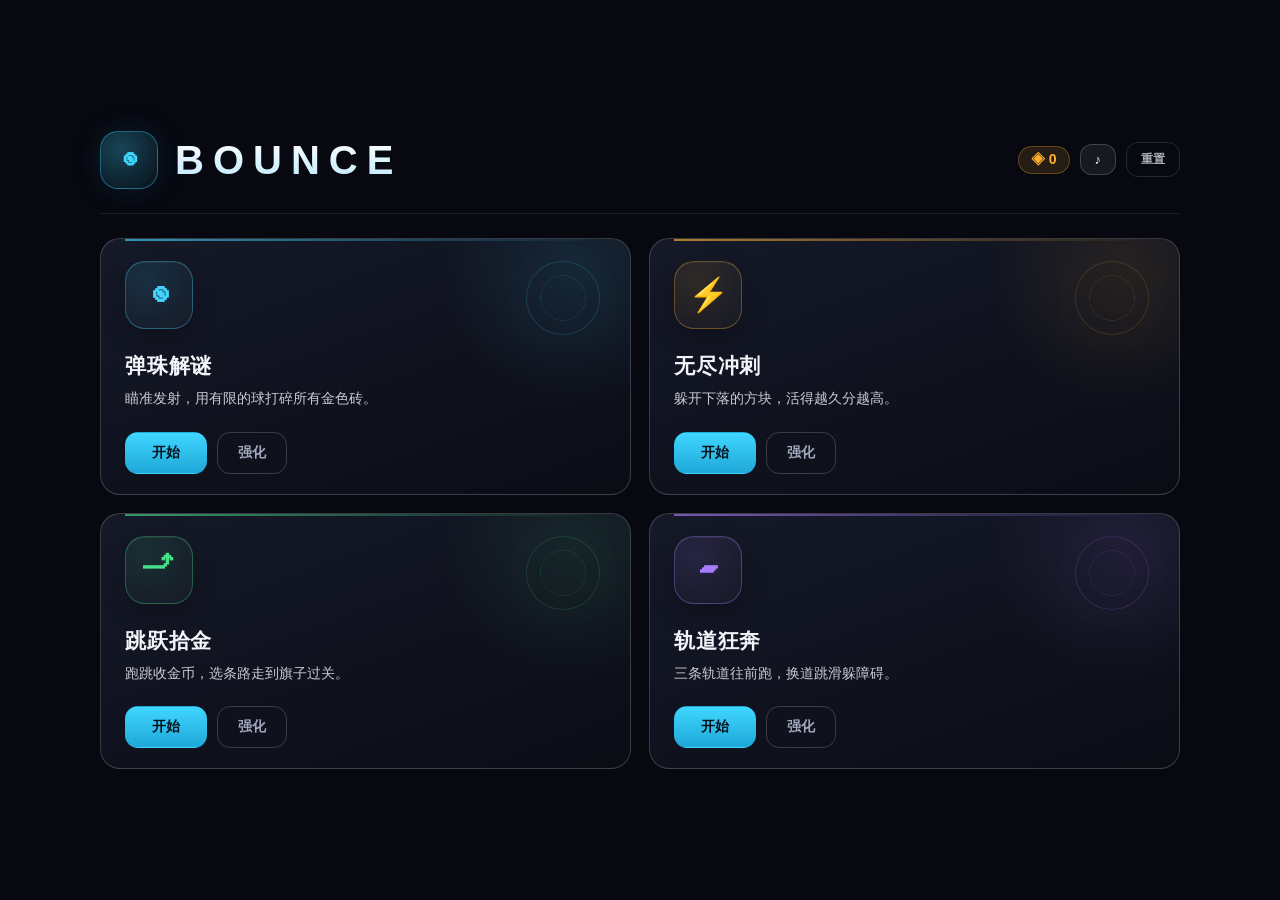
<file: index.html>
<!DOCTYPE html>
<html lang="zh-CN">
<head>
<meta charset="UTF-8">
<meta name="viewport" content="width=device-width, initial-scale=1.0, maximum-scale=1.0, user-scalable=no">
<meta name="description" content="BOUNCE · 小游戏合集。">
<title>BOUNCE</title>
<link rel="icon" href="data:image/svg+xml,%3Csvg xmlns='http://www.w3.org/2000/svg' viewBox='0 0 32 32'%3E%3Ccircle cx='16' cy='16' r='7' fill='%233fd6ff'/%3E%3Cpath d='M4 26 L28 10' stroke='%23ffb02e' stroke-width='3' stroke-linecap='round' stroke-dasharray='4 3'/%3E%3C/svg%3E">
<link rel="manifest" href="manifest.webmanifest?v=38">
<meta name="theme-color" content="#05060c">
<link rel="apple-touch-icon" href="icon-512.png">
<link rel="stylesheet" href="style.css?v=38">
</head>
<body>
<div id="app">
  <canvas id="game"></canvas>

  <div id="errOverlay" class="hidden">
    <div class="err-box"><h3>错误</h3><pre id="errText"></pre></div>
  </div>

  <div id="phaseBanner" class="phase-banner hidden"></div>

  <!-- In-game HUD -->
  <div id="hud" class="hidden">
    <div class="top">
      <button id="btnBack" class="chip">← 大厅</button>
      <button id="btnMenu" class="chip">菜单</button>
      <button id="btnHopLevels" class="chip hidden">选关</button>
      <button id="btnRailHow" class="chip hidden">玩法</button>
      <div class="lvname"><b id="hudName">—</b><span id="hudGoal">—</span></div>
      <div class="topright">
        <span id="hudCoin" class="coin">◈ 0</span>
        <button id="btnSound" class="chip">♪</button>
      </div>
    </div>

    <div class="statusbar">
      <div class="stat"><span>剩余球</span><b id="hudBalls">0</b></div>
      <div class="stat"><span>目标</span><b id="hudTargets">0</b></div>
      <div class="stat"><span>连击</span><b id="hudCombo">0</b></div>
    </div>

    <!-- 操作提示已全部移到「玩法」页；此节点留空且恒隐藏，只为兼容读取 textContent 的测试 -->
    <div id="hudAuto" class="hidden"></div>

    <div class="bottom">
      <button id="btnUndo" class="act hidden">撤回<kbd>Z</kbd></button>
      <button id="btnRestart" class="act">重来<kbd>R</kbd></button>
      <button id="btnNext" class="act primary hidden">下一关<kbd>N</kbd></button>
    </div>

    <div id="pad" class="pad">
      <button id="padRotL" class="pk">⟲</button>
      <button id="padPwrU" class="pk">▲</button>
      <button id="padFire" class="pk fire">●</button>
      <button id="padPwrD" class="pk">▼</button>
      <button id="padRotR" class="pk">⟳</button>
    </div>

    <!-- 虚拟按键：桌面一律不显示，只有触屏设备才出现（MacBook 用方向键 / 拖动） -->
    <div id="hopPad" class="hop-pad hidden">
      <div class="hop-lr">
        <button id="hopLeft" class="hk">◀</button>
        <button id="hopRight" class="hk">▶</button>
      </div>
      <button id="hopJump" class="hk jump">⤴</button>
    </div>
    <div id="railPad" class="hop-pad hidden">
      <div class="hop-lr">
        <button id="railLeft" class="hk">◀</button>
        <button id="railRight" class="hk">▶</button>
      </div>
      <div class="hop-lr">
        <button id="railJump" class="hk">⤴</button>
        <button id="railSlide" class="hk slide">⤓</button>
      </div>
    </div>
  </div>

  <!-- Game hall: one card per game, driven by the B.Games registry -->
  <div id="screenHub" class="screen hub-screen">
    <div class="portal">
      <header class="portal-head">
        <div class="brand">
          <div class="brand-mark">◉</div>
          <div class="brand-txt"><h1>BOUNCE</h1></div>
        </div>
        <div class="portal-wallet">
          <span class="coin">◈ <b id="hCoin">0</b></span>
          <button id="btnHubSound" class="chip">♪</button>
          <button id="btnHubReset" class="chip ghost small">重置</button>
        </div>
      </header>

      <div id="hubContinue" class="portal-continue hidden">
        <b id="hubLastName">—</b>
        <button id="btnHubContinue" class="btn primary">继续玩</button>
      </div>

      <div id="hubToolbar" class="portal-toolbar hidden">
        <div id="hubCats" class="cats"></div>
        <label class="search"><span>⌕</span><input id="hubSearch" type="search" placeholder="找游戏" autocomplete="off"></label>
      </div>

      <div id="gameCards" class="gamecards"></div>
      <p id="hubEmpty" class="portal-empty hidden">没找到这个游戏</p>
    </div>
  </div>

  <!-- Marble puzzle menu -->
  <div id="screenMenu" class="screen">
    <div class="mi">
      <div class="glow"></div>
      <button id="btnMenuBack" class="backlink">← 大厅</button>
      <h1>弹珠解谜</h1>
      <p class="sub">200 关全开 · 球有限，弹道可见</p>
      <div class="mstats">
        <div><b id="mCoin">0</b><span>金币</span></div>
        <div><b id="mDone">0</b><span>已通关</span></div>
        <div><b id="mBest">—</b><span>最远</span></div>
      </div>
      <div class="btns">
        <button id="btnPlay2" class="btn primary big">继续 · 第 <span id="mNext">1</span> 关</button>
        <button id="btnLv" class="btn ghost">选关</button>
        <button id="btnUp" class="btn ghost">强化</button>
        <button id="btnHow" class="btn ghost">玩法介绍</button>
        <button id="btnReset" class="btn ghost small">重置存档</button>
      </div>
    </div>
  </div>

  <!-- Level select -->
  <div id="screenLevels" class="screen hidden">
    <div class="li">
      <div class="lhead"><h2>选择关卡</h2><span id="lvProgress"></span></div>
      <div class="ltools">
        <div id="lvRanges" class="ranges">
          <button class="range on">1–50</button>
          <button class="range">51–100</button>
          <button class="range">101–150</button>
          <button class="range">151–200</button>
        </div>
        <div class="jump">
          <input id="lvJump" type="number" min="1" max="200" placeholder="关号">
          <button id="btnLvJump" class="btn ghost small">跳转</button>
        </div>
      </div>
      <div id="lvGrid" class="grid"></div>
      <button id="btnLvBack" class="btn ghost">返回</button>
    </div>
  </div>

  <!-- Marble upgrades -->
  <div id="screenUpgrades" class="screen hidden">
    <div class="li">
      <div class="lhead">
        <h2>强化</h2>
        <span class="coin big">◈ <b id="upCoin">0</b></span>
      </div>
      <p class="uphint">阵亡金币不丢，每一关都为下一关蓄水。</p>
      <div id="upList" class="uplist"></div>
      <button id="btnUpBack" class="btn ghost">返回</button>
    </div>
  </div>

  <!-- Runner upgrades -->
  <div id="screenRunnerShop" class="screen hidden">
    <div class="li">
      <div class="lhead">
        <h2>无尽冲刺 · 强化</h2>
        <span class="coin big">◈ <b id="runnerWallet">0</b></span>
      </div>
      <p class="uphint">跑出来的金币买永久强化，阵亡保留，跨局生效。</p>
      <div id="runnerUpList" class="uplist"></div>
      <button id="btnRunnerMute" class="btn ghost">🔊 音乐：开</button>
      <button id="btnRunnerBack" class="btn ghost">返回大厅</button>
    </div>
  </div>

  <!-- Hop upgrades -->
  <div id="screenHopShop" class="screen hidden">
    <div class="li">
      <div class="lhead">
        <h2>跳跃拾金 · 强化</h2>
        <span class="coin big">◈ <b id="hopWallet">0</b></span>
      </div>
      <p class="uphint">跑出来的金币买永久强化，阵亡保留，跨局生效。</p>
      <div id="hopUpList" class="uplist"></div>
      <button id="btnHopBack" class="btn ghost">返回大厅</button>
    </div>
  </div>

  <!-- Hop levels: 30 关全开，星级只记录不解锁 -->
  <div id="screenHopLevels" class="screen hidden">
    <div class="li">
      <div class="lhead">
        <h2>跳跃拾金 · 选关</h2>
        <span class="coin big">★ <b id="hopStarTotal">0</b> / 90</span>
      </div>
      <div id="hopLevelGrid" class="grid"></div>
      <div class="lbtns">
        <button id="btnHopHow" class="btn ghost">玩法</button>
        <button id="btnHopLevelsBack" class="btn ghost">返回大厅</button>
      </div>
    </div>
  </div>

  <!-- Hop how to play: 玩家主动点开才出现，常驻界面不堆小字 -->
  <div id="screenHopHow" class="screen hidden">
    <div class="hi">
      <h2>怎么玩</h2>
      <div class="hl">
        <div class="step"><b>目标</b><span>30 关全开，跑到金色旗子就过关。每关布局固定不变，第二次玩能记得坑在哪。</span></div>
        <div class="step"><b>两条路</b><span>金色 <b class="gold">↑</b> 是上路：高台金币多，要连跳，后面还有怪。白色 <b>→</b> 是下路：地面稳，金币少。两条路在段末汇合，走错不会卡死。</span></div>
        <div class="step"><b>操作</b><span><kbd>←→</kbd> 或 <kbd>A D</kbd> 跑，<kbd>空格</kbd> 跳。短按小跳、按住大跳。手机点屏幕三个方向键。</span></div>
        <div class="step"><b>不能二段跳</b><span>只有站在地上（或刚离开平台一眨眼内）才能起跳。踩到怪物头顶会被弹起，这是唯一能在空中再升一次的方式，还给 3 金币。</span></div>
        <div class="step"><b>命</b><span>3 条命。碰尖刺、撞怪物侧面、掉出屏幕各扣 1 条，扣完就 GAME OVER，重来本关。扣命后短暂无敌，护盾能挡一次。</span></div>
        <div class="step"><b>三星</b><span>通关 1 星，本关金币吃到七成再 1 星，一条命没掉再 1 星。星级只记录，不锁关卡。</span></div>
        <div class="step"><b>金币</b><span>本关金币进合集统一金库，各游戏共用。通关额外按星级给奖励，去「强化」买永久升级。</span></div>
      </div>
      <button id="btnHopHowBack" class="btn primary">知道了</button>
    </div>
  </div>

  <!-- Hop level result -->
  <div id="screenHopResult" class="screen hidden">
    <div class="ri">
      <p id="hopRTitle" class="rtitle">过关</p>
      <div id="hopRStars" class="rstars"></div>
      <div id="hopRStats" class="rstats"></div>
      <div class="rbtns">
        <button id="btnHopAgain" class="btn ghost">重玩本关</button>
        <button id="btnHopNext" class="btn primary">下一关</button>
        <button id="btnHopResultLevels" class="btn ghost">选关</button>
        <button id="btnHopResultHub" class="btn ghost">回大厅</button>
      </div>
    </div>
  </div>

  <!-- Rail upgrades -->
  <div id="screenRailShop" class="screen hidden">
    <div class="li">
      <div class="lhead">
        <h2>轨道狂奔 · 强化</h2>
        <span class="coin big">◈ <b id="railWallet">0</b></span>
      </div>
      <p class="uphint">跑出来的金币买永久强化，阵亡保留，跨局生效。</p>
      <div id="railUpList" class="uplist"></div>
      <button id="btnRailBack" class="btn ghost">返回大厅</button>
    </div>
  </div>

  <!-- Rail how to play -->
  <div id="screenRailHow" class="screen hidden">
    <div class="hi">
      <h2>怎么玩</h2>
      <div class="hl">
        <div class="step"><b>目标</b><span>三条轨道一直往前跑，没有终点，越跑越快。</span></div>
        <div class="step"><b>换道</b><span><kbd>←→</kbd> 或 <kbd>A D</kbd> 换道；触屏点方向键，或左右拖动。</span></div>
        <div class="step"><b>跳 / 下滑</b><span><kbd>↑</kbd> / <kbd>空格</kbd> 跳过橙色低栏，<kbd>↓</kbd> 钻过黄色横杆；上下拖动也行。</span></div>
        <div class="step"><b>红色车厢</b><span>跳和钻都没用，只能提前换道。每排至少留一条空道，标线会提前亮出安全道。</span></div>
        <div class="step"><b>金币在险道</b><span>金币串在有障碍的道上，跳着滑着穿过去才拿得满；空道只留一枚。</span></div>
        <div class="step"><b>连击</b><span>跳过、钻过、擦着车厢过都攒连击，得分和金币跟着涨，撞一次清零；障碍两三排一组。</span></div>
        <div class="step"><b>3 条命</b><span>撞一次扣 1 条，扣完结束；护盾挡一次，冲刺段没有障碍。</span></div>
        <div class="step"><b>加 buff</b><span>绿色 ◎ 磁石、橙色 ×2 限时；蓝色 ⬡ 护盾挡一次。金币去「强化」买永久加成。</span></div>
      </div>
      <button id="btnRailHowBack" class="btn primary">知道了</button>
    </div>
  </div>

  <!-- Rail game over -->
  <div id="screenRailResult" class="screen hidden">
    <div class="ri">
      <p id="railRTitle" class="rtitle lose">游戏结束</p>
      <div id="railRStats" class="rstats"></div>
      <div class="rbtns">
        <button id="btnRailAgain" class="btn primary">再来一次</button>
        <button id="btnRailShopResult" class="btn ghost">强化</button>
        <button id="btnRailResultHub" class="btn ghost">回大厅</button>
      </div>
    </div>
  </div>

  <!-- Result -->
  <div id="screenResult" class="screen hidden">
    <div class="ri">
      <p id="rTitle" class="rtitle">通关</p>
      <div id="rStars" class="rstars"></div>
      <div id="rStats" class="rstats"></div>
      <div class="rbtns">
        <button id="btnAgain" class="btn primary">再玩一次</button>
        <button id="btnNext2" class="btn ghost">下一关</button>
        <button id="btnHome" class="btn ghost">选关</button>
        <button id="btnResultHub" class="btn ghost">回大厅</button>
      </div>
    </div>
  </div>

  <!-- How to play -->
  <div id="screenHow" class="screen hidden">
    <div class="hi">
      <h2>玩法介绍</h2>
      <div class="hl">
        <div class="step"><b>目标</b><span>打碎所有<b class="gold">金色目标砖</b>即可过关，其它砖可打可不打。</span></div>
        <div class="step"><b>第一步 · 瞄准</b><span>在场上<b>按住往任意方向拖</b>，球会从边框沿这个方向打进来；也可以用<b>←→ 调角度、↑↓ 调力度、空格发射</b>（手机用屏幕箭头）。会出现一条虚线——那就是球真实会走的路线。四面都是墙，上下左右都能打。<b>连发：</b>球还在飞时就能接着发下一颗，<b>换个位置按、换个方向打</b>都行，不用等它停；场上几颗球一起弹，会互相撞开。</span></div>
        <div class="step"><b>第二步 · 谋划</b><span>虚线只显示前 <b id="howSeg">2</b> 次反弹，之后是黑的。你能算多远，就是你的本事。<b>强化能让你看得更远。</b></span></div>
        <div class="step"><b>第三步 · 省球</b><span>球有限。清完目标前球用光 = <b class="red">游戏结束</b>。所以真正的难题不是"能不能过"，而是<b>"用几颗球过"</b>——没用掉的球变成金币。</span></div>

        <div><b>场上都有啥</b><span>
          <i class="lg brick"></i><b>普通砖</b> 数字是血量，一下掉一格<br>
          <i class="lg target"></i><b class="gold">目标砖</b> 必须清空，发光金色<br>
          <i class="lg steel"></i><b>钢块</b> 打不碎，只能反弹——当跳板用<br>
          <i class="lg bomb"></i><b>炸弹</b> 一碰就炸，炸到周围所有砖<br>
          <i class="lg portal"></i><b>传送门</b> 进一个门会<b>随机</b>从另一扇出来，每发出口都不一样；所以虚线<b>只画到门口</b>，进门后往哪走是随机的——这是整局里唯一算不到的地方。<br>
          <i class="lg plus"></i><b>+1 球</b> 碰到了多一颗球<br>
          <i class="lg crack"></i><b>裂缝砖</b> 击碎它全场砖掉 2 血——<b>优先打它</b><br>
          <i class="lg coin"></i><b>金币砖</b> 击碎得 15 金币<br>
          <i class="lg bumper"></i><b>弹板</b> 圆形；把你弹开并加连击——当助推器用
        </span></div>
        <div><b>连击</b><span>一颗球不落地连续命中累积连击；每 6 连击 +1 伤害。所以<b>穿缝比硬刚更划算</b>。到 12 连击球尾变金色。</span></div>
        <div><b>绝杀</b><span>用<b>最后一颗球</b>清掉最后一个目标就算绝杀：<b class="gold">金币 ×2</b>。省球不只是省——是存下了一记绝杀。</span></div>
        <div><b>金币</b><span>清场给金币，<b>剩的球越多 = 金币越多</b>。去「强化」买永久升级，阵亡也保留。</span></div>
        <div><b>快捷键</b><span><kbd>←→</kbd> 角度 · <kbd>↑↓</kbd> 力度 · <kbd>空格</kbd> 发射 · <kbd>R</kbd> 重来 · <kbd>Z</kbd> 撤回 · <kbd>N</kbd> 下一关 · <kbd>Esc</kbd> 回大厅</span></div>
      </div>
      <button id="btnHowBack" class="btn primary">知道了</button>
    </div>
  </div>
</div>

<!-- ?v= is the cache stamp: bump every v= by one each time code changes, so the browser re-downloads. -->
<script src="js/util.js?v=38"></script>
<script src="js/audio.js?v=38"></script>
<script src="js/music.js?v=38"></script>
<script src="js/board.js?v=38"></script>
<script src="js/physics.js?v=38"></script>
<script src="js/levelgen.js?v=38"></script>
<script src="js/fx.js?v=38"></script>
<script src="js/render.js?v=38"></script>
<script src="js/meta.js?v=38"></script>
<script src="js/game.js?v=38"></script>
<script src="js/runner.js?v=38"></script>
<script src="js/hop.js?v=38"></script>
<script src="js/rail.js?v=38"></script>
<script src="js/ui.js?v=38"></script>
<script src="js/main.js?v=38"></script>
</body>
</html>
</file>
<file: style.css>
:root{
  --bg:#070810; --bg2:#0c0e17; --card:#141824; --card2:#1b2030;
  --line:rgba(255,255,255,.09); --line2:rgba(255,255,255,.18);
  --t1:#f2f4f9; --t2:#a2a8bd; --t3:#6a7085;
  --amber:#ffb02e; --cyan:#3fd6ff; --green:#46e08a; --red:#ff5a5a; --pink:#ff7ae0; --purple:#a97bff;
  --font:"PingFang SC","Noto Sans SC","Microsoft YaHei",-apple-system,sans-serif;
}
*{margin:0;padding:0;box-sizing:border-box}
html,body{height:100%;overflow:hidden}
body{
  background:var(--bg); color:var(--t1); font-family:var(--font);
  -webkit-font-smoothing:antialiased; user-select:none; -webkit-user-select:none;
  touch-action:none;
}
#app{position:fixed;inset:0;overflow:hidden}
canvas#game{position:absolute;inset:0;width:100%;height:100%;display:block;touch-action:none;cursor:crosshair}
.hidden{display:none !important}

/* ---------- HUD ---------- */
#hud{position:absolute;inset:0;pointer-events:none;z-index:5}
#hud .top{
  position:absolute;top:0;left:0;right:0;height:56px;
  display:flex;align-items:center;gap:14px;padding:0 18px;
  background:linear-gradient(180deg,rgba(7,8,16,.92),rgba(7,8,16,0));
}
#hud .top .lvname{display:flex;flex-direction:column;line-height:1.25}
#hud .top .lvname b{font-size:16px;font-weight:800;letter-spacing:.5px}
#hud .top .lvname span{font-size:12px;color:var(--t3)}
#hud .topright{margin-left:auto;display:flex;align-items:center;gap:10px}
.coin{
  font-size:14px;font-weight:800;color:var(--amber);
  background:rgba(255,176,46,.12);border:1px solid rgba(255,176,46,.3);
  padding:4px 12px;border-radius:20px;font-variant-numeric:tabular-nums;
}
.coin.big{font-size:17px;padding:6px 16px}
.coin.big b{font-size:20px}

.chip,.act{
  pointer-events:auto;font-family:var(--font);cursor:pointer;
  background:rgba(255,255,255,.07);border:1px solid var(--line2);color:var(--t1);
  border-radius:10px;font-size:13px;font-weight:700;padding:7px 14px;
  transition:.14s;display:inline-flex;align-items:center;gap:7px;
}
.chip:hover,.act:hover{background:rgba(255,255,255,.14);transform:translateY(-1px)}
.chip:active,.act:active{transform:translateY(0)}
kbd{
  font-family:var(--font);font-size:10px;font-weight:800;color:var(--t3);
  border:1px solid var(--line2);border-radius:4px;padding:1px 5px;background:rgba(255,255,255,.04);
}

.statusbar{
  position:absolute;top:64px;left:18px;display:flex;flex-direction:column;gap:8px;
}
.stat{
  background:rgba(12,14,23,.78);border:1px solid var(--line);border-radius:11px;
  padding:7px 13px;min-width:96px;display:flex;align-items:baseline;gap:9px;
  backdrop-filter:blur(6px);
}
.stat span{font-size:11px;color:var(--t3);font-weight:700}
.stat b{font-size:19px;font-weight:900;margin-left:auto;font-variant-numeric:tabular-nums;line-height:1}
#hudBalls{color:var(--cyan)}
#hudTargets{color:var(--amber)}
#hudCombo{color:var(--pink)}
.stat.flash b{animation:pop .28s ease-out}
@keyframes pop{0%{transform:scale(1.5);filter:brightness(2)}100%{transform:scale(1)}}

/* 按钮收在右下角一小簇，中间和底部大片区域留给拖动瞄准。
   之前铺满整行会把发射点（画面正下方）压住，玩家按下去点到的是按钮，不是画面。 */
#hud .bottom{
  position:absolute;right:20px;bottom:16px;
  display:flex;align-items:center;gap:9px;
}
#hud .bottom .act{background:rgba(12,14,23,.88);backdrop-filter:blur(6px)}
.act.primary{background:linear-gradient(180deg,var(--cyan),#1fa8d8);border-color:transparent;color:#04121a}
.act.primary:hover{filter:brightness(1.15)}
.act.warn{background:rgba(255,90,90,.16);border-color:rgba(255,90,90,.4);color:var(--red)}

/* ---------- 全屏页 ---------- */
.screen{
  position:absolute;inset:0;z-index:20;display:flex;
  background:radial-gradient(ellipse at 50% 40%,rgba(20,24,40,.94),rgba(7,8,16,.98));
  overflow-y:auto;padding:32px 20px;
}
/* 子内容用 margin:auto 居中：内容比视口矮时垂直居中；比视口高时从顶部开始（可正常滚动，不被居中裁掉） */
.screen > *{ margin:auto; }
.mi{text-align:center;max-width:520px;position:relative}
.mi .glow{
  position:absolute;left:50%;top:-70px;width:460px;height:260px;transform:translateX(-50%);
  background:radial-gradient(ellipse,rgba(63,214,255,.16),transparent 70%);pointer-events:none;
}
.mi h1{
  font-size:74px;font-weight:900;letter-spacing:8px;line-height:1;
  background:linear-gradient(180deg,#fff,var(--cyan));-webkit-background-clip:text;background-clip:text;
  -webkit-text-fill-color:transparent;filter:drop-shadow(0 4px 30px rgba(63,214,255,.35));
}
.mi .sub{color:var(--t2);font-size:14.5px;margin-top:12px;letter-spacing:1px}
.mstats{display:flex;justify-content:center;gap:34px;margin:30px 0 26px}
.mstats div{display:flex;flex-direction:column;gap:3px}
.mstats b{font-size:26px;font-weight:900;color:var(--amber);font-variant-numeric:tabular-nums}
.mstats span{font-size:11.5px;color:var(--t3)}
.btns{display:flex;flex-direction:column;gap:11px;align-items:stretch}
.btn{
  font-family:var(--font);cursor:pointer;border-radius:13px;font-size:15px;font-weight:800;
  padding:14px 22px;border:1px solid var(--line2);background:rgba(255,255,255,.06);color:var(--t1);
  transition:.14s;
}
.btn:hover{background:rgba(255,255,255,.13);transform:translateY(-2px)}
.btn:active{transform:translateY(0)}
.btn.primary{background:linear-gradient(180deg,var(--cyan),#1fa8d8);border-color:transparent;color:#04121a}
.btn.primary:hover{filter:brightness(1.15)}
.btn.big{font-size:17px;padding:17px 22px}
.btn.small{font-size:12px;padding:9px 14px;opacity:.5}
.btn.small:hover{opacity:.9}
.btn.ghost{background:transparent}
.btn:disabled{opacity:.32;cursor:not-allowed;transform:none !important}

/* 选关 / 强化站 */
.li{width:100%;max-width:760px}
.lhead{display:flex;align-items:center;justify-content:space-between;margin-bottom:18px}
.lhead h2{font-size:26px;font-weight:900}
.lhead span{font-size:13px;color:var(--t3)}
.grid{display:grid;grid-template-columns:repeat(auto-fill,minmax(96px,1fr));gap:11px;margin-bottom:26px}
.lbtns{display:flex;gap:10px;justify-content:center;flex-wrap:wrap;margin-bottom:12px}
.gcell{
  aspect-ratio:1;border-radius:13px;border:1px solid var(--line2);background:var(--card);
  display:flex;flex-direction:column;align-items:center;justify-content:center;gap:3px;
  cursor:pointer;transition:.14s;position:relative;font-family:var(--font);color:var(--t1);
}
.gcell:hover{border-color:var(--cyan);transform:translateY(-3px);background:var(--card2)}
.gcell b{font-size:22px;font-weight:900;font-variant-numeric:tabular-nums}
.gcell small{font-size:10.5px;color:var(--t3)}
.gcell.done{background:linear-gradient(160deg,rgba(70,224,138,.14),var(--card));border-color:rgba(70,224,138,.4)}
.gcell.done b{color:var(--green)}
.gcell.cur{border-color:var(--cyan);box-shadow:0 0 0 2px rgba(63,214,255,.25)}
.gcell .st{font-size:10px;color:var(--amber);letter-spacing:1px}

.uphint{font-size:13px;color:var(--t3);margin:-6px 0 16px}
.uplist{display:flex;flex-direction:column;gap:11px;margin-bottom:26px}
.up{
  display:flex;align-items:center;gap:16px;background:var(--card);border:1px solid var(--line2);
  border-radius:14px;padding:15px 18px;transition:.14s;
}
.up.max{border-color:rgba(70,224,138,.35);background:linear-gradient(90deg,rgba(70,224,138,.08),var(--card))}
.up i{
  width:42px;height:42px;flex:none;border-radius:11px;display:flex;align-items:center;justify-content:center;
  font-size:20px;font-style:normal;background:rgba(255,255,255,.07);
}
.up .info{flex:1;min-width:0}
.up .info b{font-size:15px;font-weight:800;display:block}
.up .info span{font-size:12.5px;color:var(--t2);display:block;margin-top:2px;line-height:1.5}
.up .pips{display:flex;gap:3px;margin-top:6px}
.up .pips em{width:16px;height:4px;border-radius:2px;background:rgba(255,255,255,.13)}
.up .pips em.on{background:var(--cyan)}
.up .buy{
  flex:none;font-family:var(--font);cursor:pointer;border-radius:10px;font-weight:800;font-size:13px;
  padding:10px 16px;border:1px solid transparent;background:linear-gradient(180deg,var(--amber),#e08b12);
  color:#2a1600;transition:.14s;white-space:nowrap;
}
.up .buy:hover{filter:brightness(1.12);transform:translateY(-1px)}
.up .buy:disabled{opacity:.3;cursor:not-allowed;transform:none}
.up .buy.done{background:rgba(70,224,138,.16);color:var(--green);border-color:rgba(70,224,138,.3)}

/* 结算 */
/* 明确宽度：flex 容器里只写 max-width 会被内容压成一条窄柱，标签和数字挤成一团 */
.ri{text-align:center;width:100%;max-width:440px}
.rtitle{font-size:44px;font-weight:900;letter-spacing:3px;line-height:1.1}
.rtitle.win{color:var(--green);text-shadow:0 0 40px rgba(70,224,138,.4)}
.rtitle.clutch{color:var(--amber);text-shadow:0 0 50px rgba(255,176,46,.65);animation:clutchpop .5s ease-out}
@keyframes clutchpop{0%{transform:scale(.4);opacity:0}60%{transform:scale(1.18)}100%{transform:scale(1)}}
.rtitle.lose{color:var(--red);text-shadow:0 0 40px rgba(255,90,90,.35)}
.rstars{font-size:30px;letter-spacing:6px;margin:14px 0 6px;color:var(--amber);min-height:38px}
.rstats{
  display:flex;flex-direction:column;gap:8px;margin:16px 0 26px;
  background:var(--card);border:1px solid var(--line);border-radius:14px;padding:16px 20px;
}
.rstats div{display:flex;justify-content:space-between;font-size:13.5px}
.rstats div span{color:var(--t3)}
.rstats div b{font-weight:800;font-variant-numeric:tabular-nums}
.rstats div.hl b{color:var(--amber);font-size:16px}
.rbtns{display:flex;flex-direction:column;gap:10px}

/* 怎么玩 */
.hi{max-width:620px;color:var(--t1)}
.hi h2{font-size:26px;font-weight:900;margin-bottom:14px}
/* 只作用于玩法页 .hi 里的列表：结算页的 .rstats div.hl 是「高亮行」，同名但完全不同的东西 */
.hi .hl{display:flex;flex-direction:column;gap:10px;font-size:14px;line-height:1.65}
.hi .hl > div{
  background:var(--card);border:1px solid var(--line);border-left:3px solid var(--cyan);
  border-radius:0 12px 12px 0;padding:10px 18px;
}
.hi .hl > div > b{display:block;font-size:14.5px;font-weight:800;margin-bottom:2px;color:var(--cyan)}
.hi > .btn{margin-top:12px}
.hi .hl .step > b{color:var(--amber)}
.hi .hl span{color:var(--t2)}
.hi .hl b{color:var(--t1)}
.hi .hl .gold{color:var(--amber)}
.hi .hl .red{color:var(--red)}
.lg{display:inline-block;width:13px;height:13px;border-radius:3px;margin-right:7px;vertical-align:-1px}
.lg.brick{background:linear-gradient(160deg,#5a86ff,#2d4bb8)}
.lg.target{background:linear-gradient(160deg,#ffd470,#e09b12);box-shadow:0 0 8px rgba(255,176,46,.7)}
.lg.steel{background:linear-gradient(160deg,#8e97ad,#4b5468)}
.lg.bomb{background:linear-gradient(160deg,#ff8a6a,#c9331c);border-radius:50%}
.lg.portal{background:linear-gradient(160deg,#c79bff,#7b3fd8);border-radius:50%}
.lg.plus{background:linear-gradient(160deg,#7dffb0,#1fa860);border-radius:50%}
.lg.crack{background:linear-gradient(160deg,#c8ccd8,#7a7f90)}
.lg.coin{background:linear-gradient(160deg,#ffe08a,#e0a010);border-radius:50%}
.lg.bumper{background:radial-gradient(circle,#2a1a05 40%,#ffb02e 42%);border-radius:50%}
.lg.well{background:radial-gradient(circle,rgba(63,214,255,.25),rgba(63,214,255,.6));border-radius:50%;border:2px dashed #3fd6ff}

/* PHASE 2 入场横幅（100关后短暂出现） */
.phase-banner{
  position:absolute;left:50%;top:36%;transform:translate(-50%,-50%) scale(.9);
  z-index:30;pointer-events:none;text-align:center;
  font-size:42px;font-weight:900;letter-spacing:5px;line-height:1.1;
  background:linear-gradient(180deg,#fff,var(--cyan));-webkit-background-clip:text;background-clip:text;
  -webkit-text-fill-color:transparent;filter:drop-shadow(0 4px 30px rgba(63,214,255,.5));
  opacity:0;transition:opacity .4s,transform .4s;
}
.phase-banner.show{opacity:1;transform:translate(-50%,-50%) scale(1)}
.phase-banner small{
  display:block;font-size:15px;letter-spacing:2px;font-weight:700;margin-top:10px;
  color:var(--t2);-webkit-text-fill-color:var(--t2);
}

/* 错误层 */
#errOverlay{
  position:absolute;inset:0;z-index:99;background:rgba(7,8,16,.96);
  display:flex;align-items:center;justify-content:center;padding:30px;
}
.err-box{max-width:640px;width:100%}
.err-box h3{color:var(--red);font-size:20px;margin-bottom:12px}
.err-box pre{
  background:var(--bg2);border:1px solid var(--line2);border-radius:10px;padding:16px;
  font-size:12px;color:var(--t2);white-space:pre-wrap;word-break:break-all;line-height:1.6;
  font-family:"SF Mono",Menlo,monospace;
}

@media (max-height:700px){
  .mi h1{font-size:56px}
  .mstats{margin:20px 0 18px}
  .statusbar{top:58px}
}

/* ---------- 触屏方向键（手机端网页版用，电脑端用键盘）---------- */
/* 默认隐藏：桌面有键盘 ←→↑↓ 空格 覆盖；仅在粗指针（触屏）设备显示。
   放在左下角，避开画面正下方的发射点（中线）和右下的功能按钮簇。 */
#hud .pad{
  position:absolute;left:16px;bottom:16px;pointer-events:none;
  display:none;opacity:0;transition:opacity .2s;
}
.pad{
  display:grid;pointer-events:none;
  grid-template-columns:repeat(3,54px);
  grid-template-rows:repeat(3,54px);
  grid-template-areas:
    ". up ."
    "left fire right"
    ". down .";
  gap:8px;
}
#padRotL{grid-area:left}
#padPwrU{grid-area:up}
#padFire{grid-area:fire}
#padPwrD{grid-area:down}
#padRotR{grid-area:right}
.pk{
  pointer-events:auto;cursor:pointer;font-family:var(--font);
  display:flex;align-items:center;justify-content:center;
  font-size:24px;font-weight:900;line-height:1;color:var(--t1);
  background:rgba(12,14,23,.82);border:1px solid var(--line2);
  border-radius:14px;backdrop-filter:blur(6px);
  -webkit-tap-highlight-color:transparent;
  touch-action:manipulation;user-select:none;-webkit-user-select:none;
  transition:transform .08s,background .12s;
}
.pk:active{background:rgba(63,214,255,.22);border-color:var(--cyan);transform:scale(.92)}
.pk.fire{
  font-size:30px;color:#04121a;
  background:linear-gradient(180deg,var(--cyan),#1fa8d8);border-color:transparent;
}
.pk.fire:active{background:linear-gradient(180deg,#5fe2ff,#2bb8e6)}
/* ---------- 跳跃拾金：左右跑 + 起跳（只在触屏出现；桌面用方向键/空格，三个大按钮纯属碍事）---------- */
#hud .hop-pad{
  position:absolute;left:16px;right:16px;bottom:16px;
  display:none;align-items:flex-end;justify-content:space-between;
  pointer-events:none;opacity:.72;transition:opacity .2s;
}
#hud .hop-pad:hover{opacity:1}
.hop-pad .hop-lr{display:flex;gap:10px;pointer-events:none}
.hk{
  pointer-events:auto;cursor:pointer;font-family:var(--font);
  width:62px;height:62px;display:flex;align-items:center;justify-content:center;
  font-size:26px;font-weight:900;line-height:1;color:var(--t1);
  background:rgba(12,14,23,.82);border:1px solid var(--line2);
  border-radius:16px;backdrop-filter:blur(6px);
  -webkit-tap-highlight-color:transparent;
  touch-action:none;user-select:none;-webkit-user-select:none;
  transition:transform .08s,background .12s;
}
.hk:active{background:rgba(63,214,255,.22);border-color:var(--cyan);transform:scale(.92)}
.hk.jump{
  width:76px;height:76px;font-size:32px;color:#04121a;
  background:linear-gradient(180deg,var(--cyan),#1fa8d8);border-color:transparent;
}
.hk.slide{color:#04121a;background:linear-gradient(180deg,#ffd06a,#e09b12);border-color:transparent}
/* 跳跃拾金 / 轨道狂奔：顶栏不重复显示合集金币（画布内已有本局数字） */
#hud.hop-mode #hudCoin{display:none}
@media (max-width:640px){
  .hk{width:54px;height:54px;font-size:22px}
  .hk.jump{width:64px;height:64px;font-size:27px}
}
/* 触屏设备才显示整套方向键；桌面（含 MacBook 触控板）一律不显示 */
@media (hover:none) and (pointer:coarse){
  #hud .pad{display:grid;opacity:1}
  #hud .hop-pad{display:flex}
}

/* ---------- 游戏大厅（门户）---------- */
.backlink{
  position:absolute;top:14px;left:16px;
  font-family:var(--font);cursor:pointer;border:none;background:none;
  color:var(--t2);font-size:13px;font-weight:700;padding:6px 8px;letter-spacing:.5px;
  transition:.14s;
}
.backlink:hover{color:var(--t1)}
.hub .sub{color:var(--t2);font-size:13.5px;margin-top:10px;letter-spacing:.5px}

/* 大厅：整块内容在视口里垂直居中，内容比视口高时自然回到顶部并可滚动，
   不再出现「卡片全挤在上面、下面一大片空」的失衡。 */
.hub-screen{padding:34px 28px;background:#070810}
.hub-screen > *{margin:auto}
.portal{width:100%;max-width:1080px;min-width:0;position:relative}
.portal-head{
  display:flex;align-items:center;justify-content:space-between;gap:20px;flex-wrap:wrap;min-width:0;
  padding-bottom:24px;margin-bottom:24px;border-bottom:1px solid var(--line);
}
.brand{display:flex;align-items:center;gap:17px;min-width:0}
.brand-mark{
  width:58px;height:58px;flex:none;border-radius:18px;
  display:flex;align-items:center;justify-content:center;font-size:28px;font-weight:900;
  background:radial-gradient(circle at 35% 30%,rgba(63,214,255,.3),rgba(63,214,255,.04));
  border:1px solid rgba(63,214,255,.38);color:var(--cyan);
  box-shadow:0 0 30px rgba(63,214,255,.10);
}
.brand-txt h1{
  font-size:40px;font-weight:900;letter-spacing:9px;line-height:1.05;
  background:linear-gradient(180deg,#fff,#bfeaff);-webkit-background-clip:text;background-clip:text;
  -webkit-text-fill-color:transparent;
}
.portal-wallet{display:flex;align-items:center;gap:10px;flex-wrap:wrap}
.portal-wallet .chip{border-radius:12px}
.chip.ghost{background:transparent;opacity:.7;padding:8px 14px;font-size:12px}

.portal-continue{
  display:flex;align-items:center;justify-content:space-between;gap:16px;
  margin-top:18px;padding:14px 18px;border-radius:14px;
  background:linear-gradient(100deg,rgba(63,214,255,.13),rgba(20,24,40,.55));
  border:1px solid rgba(63,214,255,.28);
}
.portal-continue b{font-size:16px;letter-spacing:.5px}
.portal-continue .btn{padding:10px 26px;font-size:14px}

.portal-toolbar{display:flex;align-items:center;justify-content:space-between;gap:16px;flex-wrap:wrap;margin:24px 0 16px}
.cats{display:flex;gap:8px;flex-wrap:wrap}
.cat{
  font-family:var(--font);cursor:pointer;font-size:13px;font-weight:700;color:var(--t2);
  background:rgba(255,255,255,.05);border:1px solid var(--line);border-radius:20px;
  padding:7px 16px;transition:.14s;
}
.cat:hover{color:var(--t1);background:rgba(255,255,255,.11)}
.cat.on{color:#04121a;background:var(--cyan);border-color:transparent}
.search{
  display:flex;align-items:center;gap:8px;background:rgba(255,255,255,.05);
  border:1px solid var(--line);border-radius:20px;padding:5px 14px;color:var(--t3);
}
.search span{font-size:18px;line-height:1}
.search input{
  font-family:var(--font);font-size:13px;color:var(--t1);
  background:transparent;border:none;outline:none;width:130px;
}
.search input::placeholder{color:var(--t3)}

/* 四张卡做成 2×2 的大砖，竖排信息层级：图形 → 名字 + 一句白字 → 操作。
   每张卡只靠一个克制的识别色区分，不额外加标签、角标或说明文字。 */
.gamecards{
  display:grid;grid-template-columns:repeat(2,minmax(0,1fr));
  gap:18px;width:100%;max-width:none;margin:0;
}
.gcard{
  --accent:#3fd6ff;--tint:rgba(63,214,255,.13);--edge:rgba(63,214,255,.34);--glow:rgba(63,214,255,.10);
  position:relative;overflow:hidden;
  display:flex;flex-direction:column;text-align:left;min-height:238px;
  padding:22px 24px 20px;
  background:linear-gradient(160deg,rgba(22,26,42,.96),rgba(11,13,22,.96));
  border:1px solid var(--line2);border-radius:20px;
  transition:transform .18s,border-color .18s,box-shadow .18s;
}
.gcard[data-tone="cyan"]{--accent:#3fd6ff;--tint:rgba(63,214,255,.13);--edge:rgba(63,214,255,.34);--glow:rgba(63,214,255,.10)}
.gcard[data-tone="amber"]{--accent:#ffb02e;--tint:rgba(255,176,46,.12);--edge:rgba(255,176,46,.32);--glow:rgba(255,176,46,.09)}
.gcard[data-tone="green"]{--accent:#46e08a;--tint:rgba(70,224,138,.12);--edge:rgba(70,224,138,.32);--glow:rgba(70,224,138,.09)}
.gcard[data-tone="violet"]{--accent:#a97bff;--tint:rgba(169,123,255,.13);--edge:rgba(169,123,255,.34);--glow:rgba(169,123,255,.10)}
.gcard::before{
  content:"";position:absolute;left:24px;right:24px;top:0;height:2px;
  background:linear-gradient(90deg,var(--accent),transparent);opacity:.65;pointer-events:none;
}
.gcard::after{
  content:"";position:absolute;right:-80px;top:-100px;width:270px;height:270px;border-radius:50%;
  background:radial-gradient(circle,var(--glow),transparent 70%);pointer-events:none;
}
.gcard:hover{transform:translateY(-4px);border-color:var(--accent);box-shadow:0 18px 40px rgba(0,0,0,.46)}

.gart{position:relative;z-index:1;display:flex;align-items:flex-start;justify-content:space-between;height:78px}
.gico{
  flex:0 0 auto;width:68px;height:68px;border-radius:20px;
  display:flex;align-items:center;justify-content:center;
  font-size:33px;font-weight:900;line-height:1;
  background:radial-gradient(circle at 32% 26%,var(--tint),rgba(255,255,255,.015));
  border:1px solid var(--edge);color:var(--accent);
  box-shadow:inset 0 1px 0 rgba(255,255,255,.06),0 8px 24px rgba(0,0,0,.22);
}
.gring{
  flex:0 0 auto;width:74px;height:74px;margin:0 6px 0 0;border-radius:50%;
  border:1px solid var(--edge);opacity:.5;
  box-shadow:0 0 0 17px rgba(255,255,255,.013),0 0 0 35px rgba(255,255,255,.008);
  background:radial-gradient(circle,transparent 43%,var(--edge) 44%,transparent 45%);
}
.gbody{position:relative;z-index:1;display:flex;flex-direction:column;gap:9px;min-width:0;margin-top:14px}
.gbody b{font-size:21px;font-weight:900;letter-spacing:.8px;line-height:1.2}
.gdesc{font-size:14px;color:var(--t1);line-height:1.6;opacity:.82}
.gacts{position:relative;z-index:1;margin-top:auto;padding-top:22px;display:flex;align-items:center;gap:10px}
.gacts .btn{padding:11px 26px;font-size:13.5px;white-space:nowrap}
/* 全局 .btn.small 是为旧列表压暗的小按钮，放进大卡里几乎看不见，这里恢复可读对比度 */
.gacts .btn.small{padding:11px 20px;font-size:13.5px;opacity:1;color:var(--t2)}
.gacts .btn.small:hover{opacity:1;color:var(--t1);border-color:var(--accent)}
.portal-empty{text-align:center;color:var(--t3);font-size:14px;padding:48px 0}

/* 选关：分段 + 跳关 */
.ltools{display:flex;align-items:center;justify-content:space-between;gap:14px;flex-wrap:wrap;margin-bottom:18px}
.ranges{display:flex;gap:8px;flex-wrap:wrap}
.range{
  font-family:var(--font);cursor:pointer;font-size:12.5px;font-weight:700;color:var(--t2);
  background:rgba(255,255,255,.05);border:1px solid var(--line);border-radius:10px;
  padding:8px 14px;transition:.14s;
}
.range:hover{background:rgba(255,255,255,.11);color:var(--t1)}
.range.on{color:#04121a;background:var(--cyan);border-color:transparent}
.jump{display:flex;gap:8px;align-items:center}
.jump input{
  font-family:var(--font);font-size:13px;color:var(--t1);
  background:rgba(255,255,255,.06);border:1px solid var(--line2);
  border-radius:10px;padding:8px 12px;width:96px;outline:none;
}
.jump input:focus{border-color:var(--cyan)}

@media (max-width:820px){
  .hub-screen{padding:24px 20px;touch-action:pan-y}
  .portal-head{padding-bottom:18px;margin-bottom:18px}
  .portal-wallet{min-width:0}
  .gamecards{grid-template-columns:minmax(0,1fr);gap:12px}
  .gcard{min-height:172px;padding:18px 20px 16px;border-radius:17px}
  .gart{height:58px}
  .gico{width:54px;height:54px;border-radius:16px;font-size:27px}
  .gring{width:54px;height:54px;box-shadow:0 0 0 12px rgba(255,255,255,.013),0 0 0 24px rgba(255,255,255,.008)}
  .gbody{margin-top:10px;gap:6px}
  .gbody b{font-size:19px}
  .gacts{padding-top:14px}
  .gacts .btn{flex:1;min-width:0;text-align:center;padding:10px 12px;font-size:13px}
  .gacts .btn.small{padding:10px 12px;font-size:13px}
}
@media (max-width:640px){
  .hub-screen{padding:20px 16px}
  .portal-head{align-items:flex-start;gap:12px}
  .brand{gap:12px}
  .brand-mark{width:46px;height:46px;border-radius:14px;font-size:22px}
  .brand-txt h1{font-size:29px;letter-spacing:6px}
  .portal-wallet .coin{font-size:13px;padding:4px 10px}
  .gcard::before{left:20px;right:20px}
  .gbody b{font-size:18px}
  .gdesc{font-size:13.5px}
}
</file>
